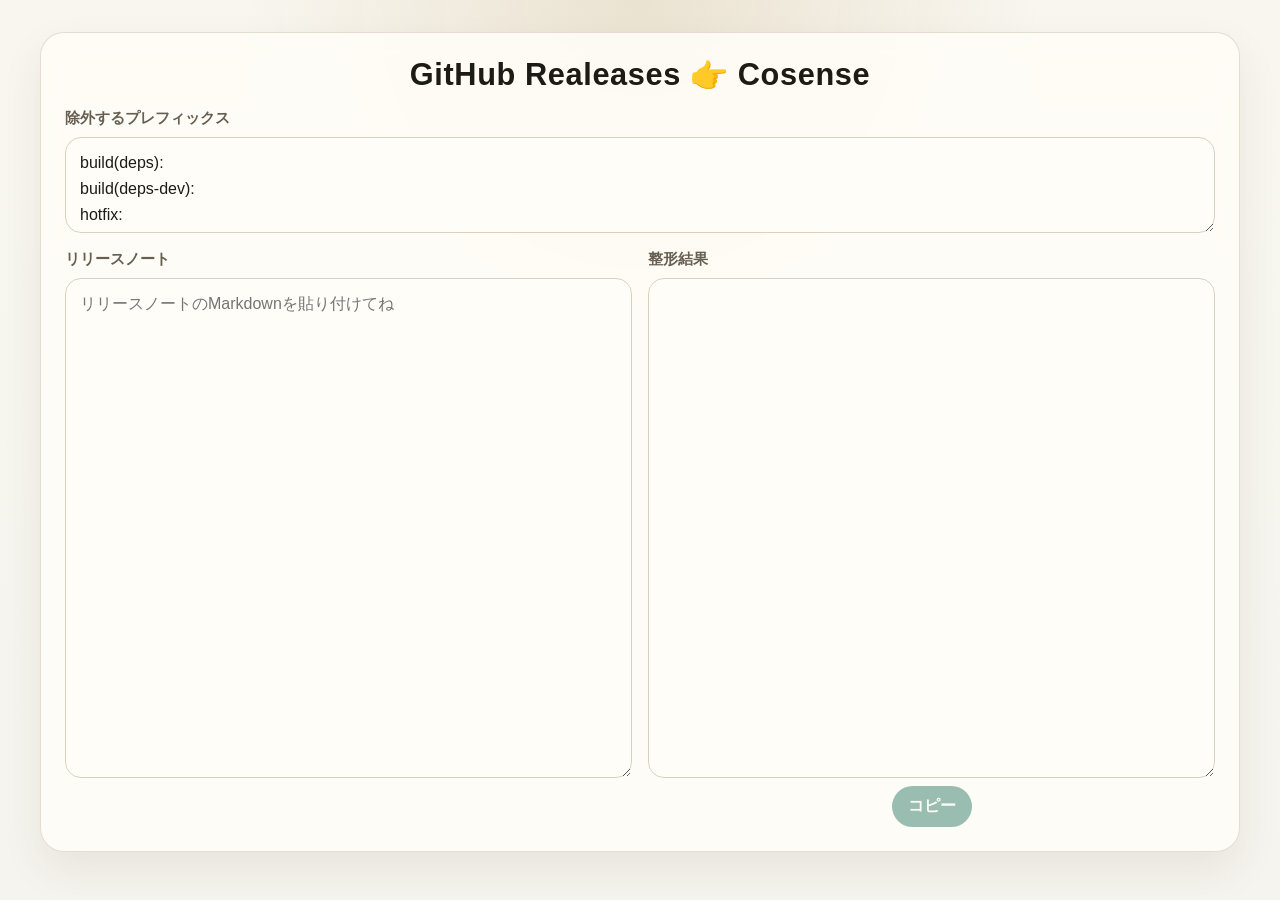
<file: docs/index.html>
<!DOCTYPE html>
<html>
    <head>
        <title>Release Note Formatter</title>
        <meta content="text/html;charset=utf-8" http-equiv="Content-Type">
        <meta name="viewport" content="width=device-width, initial-scale=1">
        <meta charset="UTF-8">
    <link rel="stylesheet" href="./assets/main.css">
<link rel="preload" as="script" href="./assets/release-note-formatter-dxh82e29ee49040fc97.js" crossorigin></head>
    <body>
        <div id="main"></div>
    <script type="module" async src="./assets/release-note-formatter-dxh82e29ee49040fc97.js"></script>
            </body>
</html>
</file>
<file: docs/assets/main.css>
:root {
    color-scheme: light;
    --page-bg: #f5f4ee;
    --panel-bg: #fffdf8;
    --panel-border: #d9d1c0;
    --text-main: #1d1b16;
    --text-muted: #665f52;
    --accent: #1f6f5f;
    --accent-strong: #165549;
    --shadow: 0 18px 42px rgba(70, 54, 28, 0.08);
}

* {
    box-sizing: border-box;
}

html,
body {
    margin: 0;
    min-height: 100%;
    background:
        radial-gradient(circle at top, rgba(224, 211, 184, 0.55), transparent 36%),
        linear-gradient(180deg, #f8f6ef 0%, var(--page-bg) 100%);
    color: var(--text-main);
    font-family: "IBM Plex Sans", "Hiragino Sans", "Noto Sans JP", sans-serif;
}

body {
    padding: 32px 16px 48px;
}

.app-shell {
    max-width: 1200px;
    margin: 0 auto;
    padding: 24px;
    display: flex;
    flex-direction: column;
    gap: 16px;
    border: 1px solid rgba(217, 209, 192, 0.7);
    border-radius: 24px;
    background: rgba(255, 253, 248, 0.88);
    box-shadow: var(--shadow);
    backdrop-filter: blur(12px);
}

.app-title {
    margin: 0;
    text-align: center;
    font-size: clamp(1.8rem, 2.4vw, 2.6rem);
    line-height: 1.15;
    letter-spacing: 0.02em;
}

.stack-section,
.editor-panel {
    display: flex;
    flex-direction: column;
    gap: 8px;
}

.field-label {
    font-size: 0.95rem;
    font-weight: 700;
    color: var(--text-muted);
}

.editor-grid {
    display: flex;
    flex-wrap: wrap;
    gap: 16px;
    align-items: flex-start;
}

.editor-panel {
    flex: 1 1 480px;
}

.editor-textarea {
    width: 100%;
    min-height: 500px;
    padding: 12px 14px;
    resize: vertical;
    border: 1px solid var(--panel-border);
    border-radius: 16px;
    background: var(--panel-bg);
    color: var(--text-main);
    font: inherit;
    line-height: 1.6;
    box-shadow: inset 0 1px 0 rgba(255, 255, 255, 0.9);
}

.editor-textarea:focus {
    outline: 2px solid rgba(31, 111, 95, 0.2);
    outline-offset: 2px;
    border-color: var(--accent);
}

.prefixes-input {
    min-height: 96px;
}

.copy-button {
    align-self: center;
    width: fit-content;
    padding: 10px 16px;
    border: 0;
    border-radius: 999px;
    background: var(--accent);
    color: #f8fbf9;
    font: inherit;
    font-weight: 700;
    cursor: pointer;
    transition:
        transform 0.18s ease,
        background-color 0.18s ease,
        opacity 0.18s ease;
}

.copy-button:hover:enabled,
.copy-button:focus-visible:enabled {
    background: var(--accent-strong);
    transform: translateY(-1px);
}

.copy-button:focus-visible {
    outline: 2px solid rgba(31, 111, 95, 0.24);
    outline-offset: 3px;
}

.copy-button:disabled {
    cursor: not-allowed;
    opacity: 0.45;
}

.copy-status {
    margin: 0;
    text-align: center;
    color: var(--accent-strong);
    font-size: 0.92rem;
}

@media (max-width: 720px) {
    body {
        padding: 16px 12px 28px;
    }

    .app-shell {
        padding: 18px;
        border-radius: 18px;
    }

    .editor-textarea {
        min-height: 360px;
    }

    .prefixes-input {
        min-height: 96px;
    }
}
</file>
